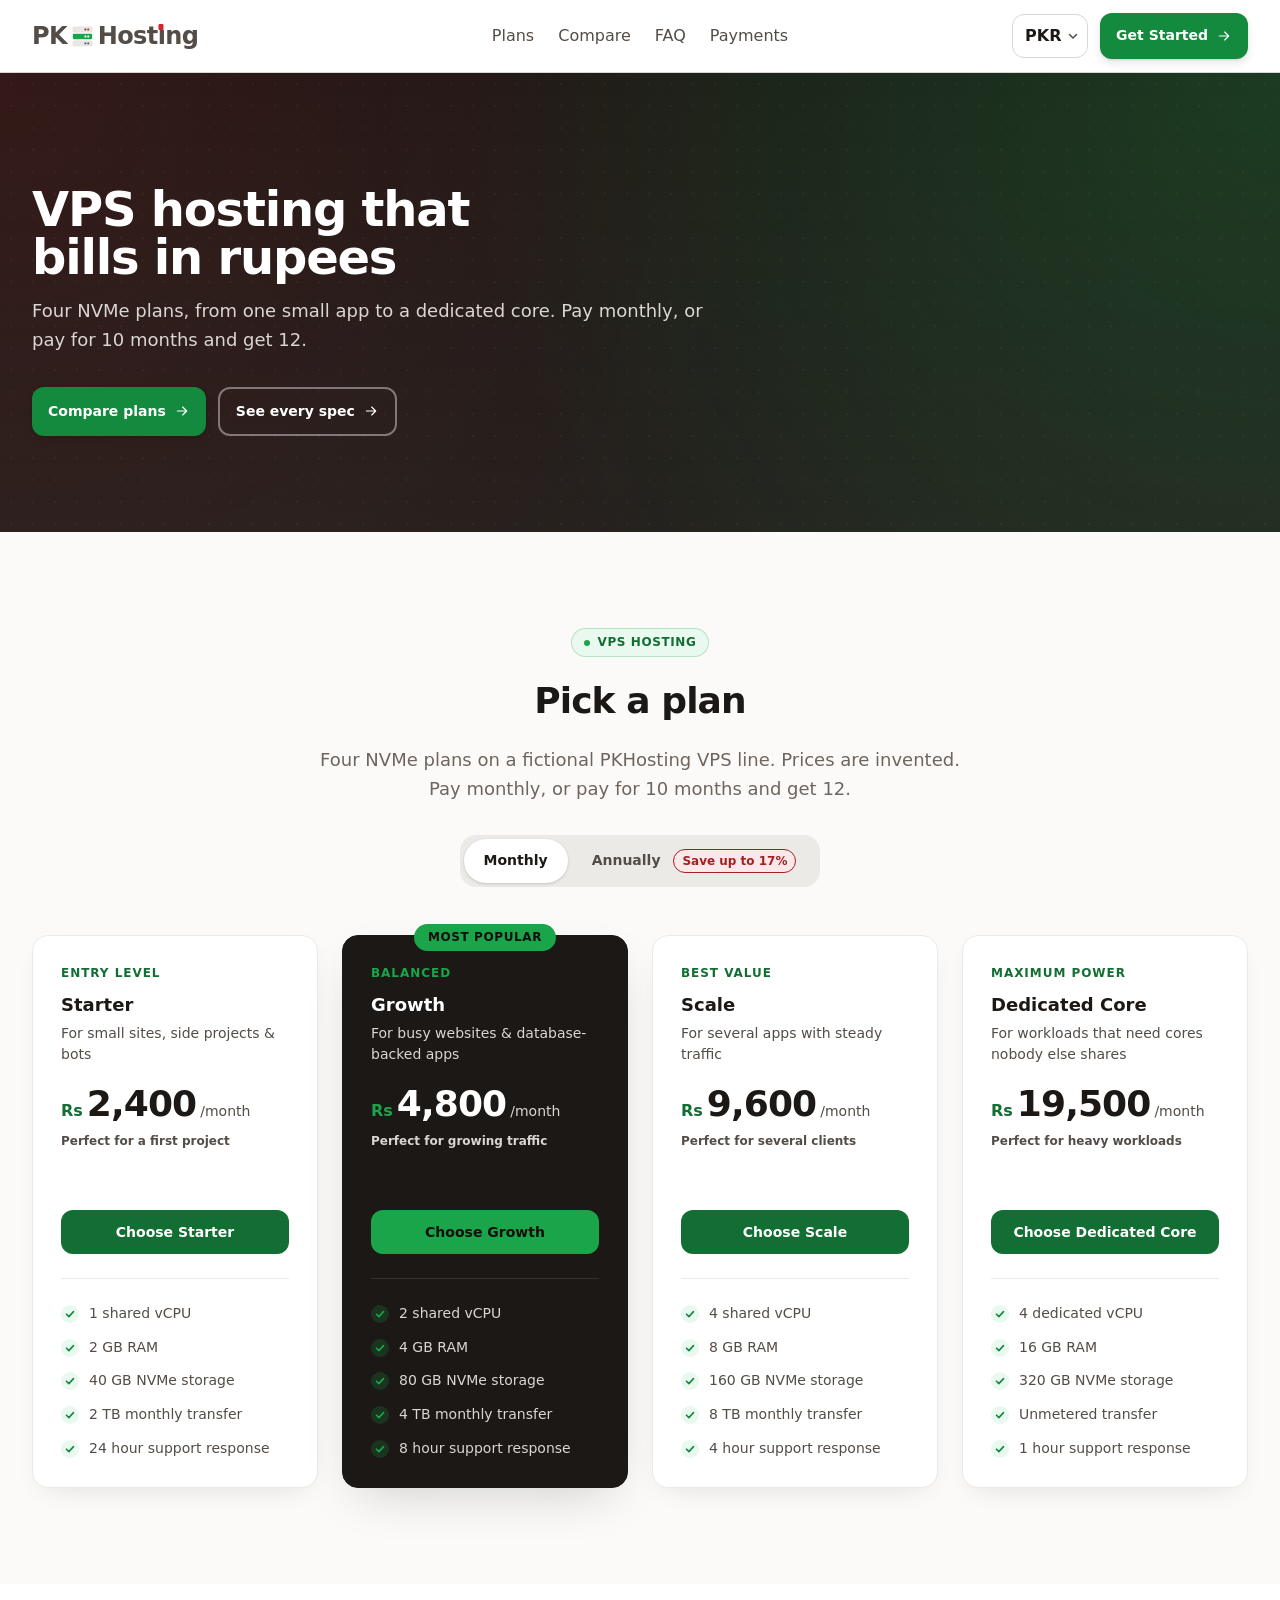
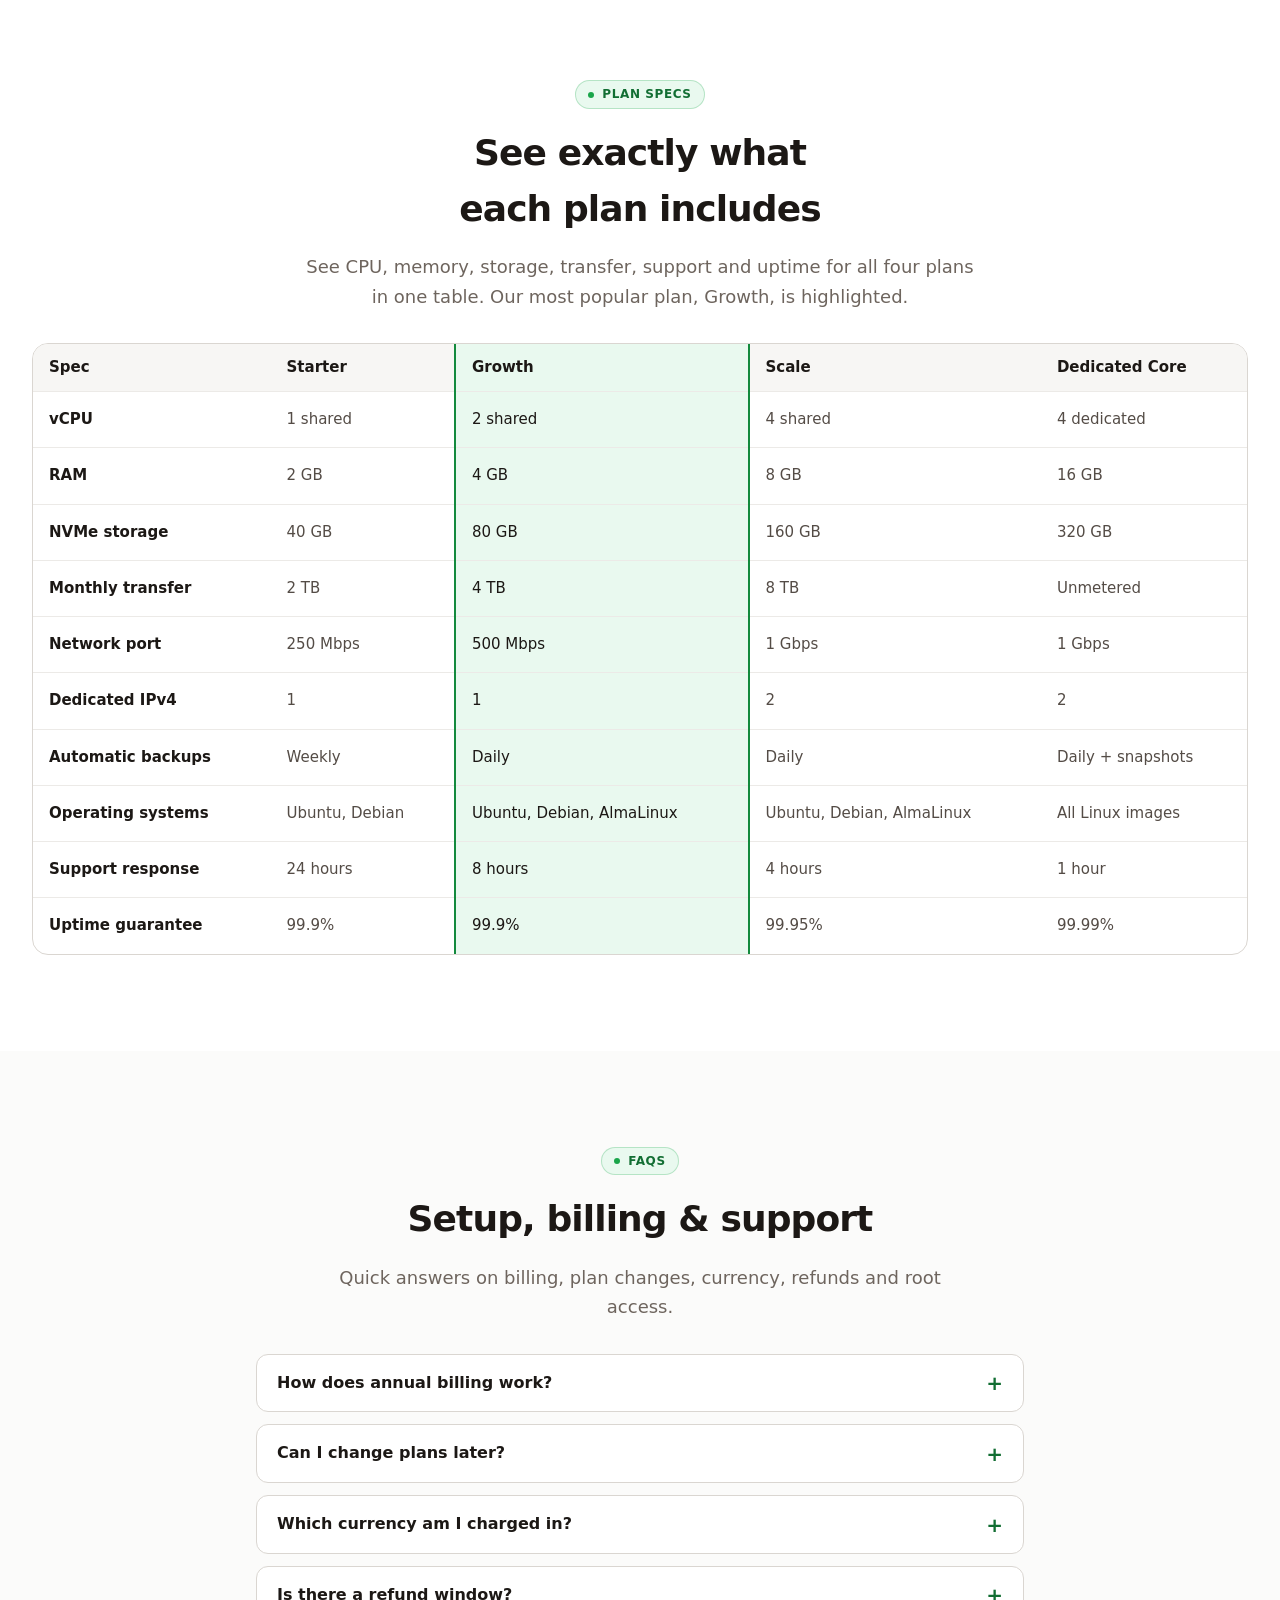
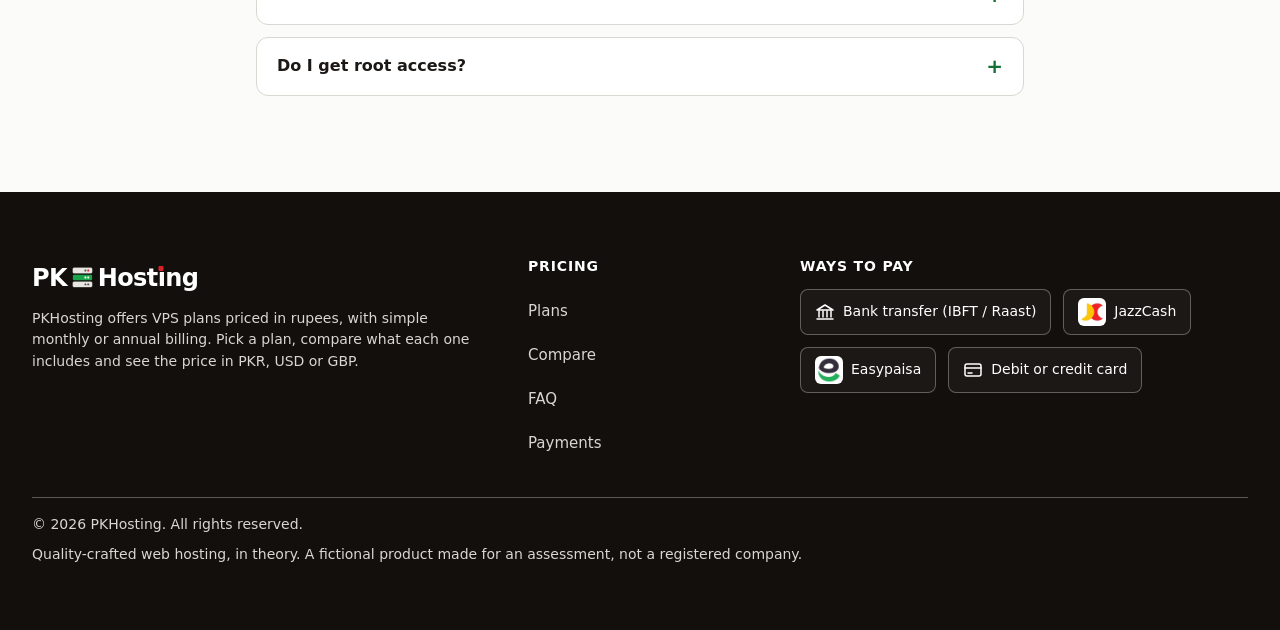
<file: index.html>
<!DOCTYPE html>
<html lang="en">
<head>
  <meta charset="utf-8">
  <meta name="viewport" content="width=device-width, initial-scale=1">
  <title>PKHosting VPS Hosting</title>
  <meta name="description" content="Explore PKHosting VPS plans starting at Rs 2,400/month. Compare Starter, Growth, Scale and Dedicated Core hosting plans.">
  <!-- Runs before the stylesheet loads so the CSS knows JS is on and nothing flashes -->
  <script>document.documentElement.classList.add("js");</script>
  <link rel="stylesheet" href="css/style.css">
</head>
<body id="top">
  <a class="skip" href="#main">Skip to main content</a>

  <header class="site-header">
    <div class="container site-header-inner">
      <a class="brand" href="#top" aria-label="PK Host&#305;ng">
        <span class="brand-text" aria-hidden="true">PK</span>
        <svg class="brand-icon" viewBox="0 0 44 44" aria-hidden="true" focusable="false">
          <rect x="5" y="5" width="34" height="9.5" rx="2.2" fill="#e9e7e4" stroke="#d7d4d0" stroke-width="0.6"/>
          <rect x="25.5" y="8" width="3.4" height="3.4" rx="0.8" fill="#57514d"/>
          <rect x="30.5" y="8" width="3.4" height="3.4" rx="0.8" fill="#d8232a"/>
          <rect x="5" y="17.25" width="34" height="9.5" rx="2.2" fill="#1aa54a"/>
          <rect x="25.5" y="20.25" width="3.4" height="3.4" rx="0.8" fill="#fff"/>
          <rect x="30.5" y="20.25" width="3.4" height="3.4" rx="0.8" fill="#fff"/>
          <rect x="5" y="29.5" width="34" height="9.5" rx="2.2" fill="#e9e7e4" stroke="#d7d4d0" stroke-width="0.6"/>
          <rect x="25.5" y="32.5" width="3.4" height="3.4" rx="0.8" fill="#57514d"/>
          <rect x="30.5" y="32.5" width="3.4" height="3.4" rx="0.8" fill="#57514d"/>
        </svg>
        <span class="brand-text" aria-hidden="true">Host<span class="brand-i">&#305;</span>ng</span>
      </a>
      <label class="sr-only" for="currency">Currency</label>
      <select class="currency-select js-only" id="currency">
        <option value="PKR" data-country="PK" data-symbol="Rs">PKR</option>
        <option value="USD" data-country="US" data-symbol="$">USD</option>
        <option value="GBP" data-country="GB" data-symbol="£">GBP</option>
      </select>
      <button class="nav-toggle" type="button" aria-label="Menu" aria-expanded="false" aria-controls="site-nav">
        <svg class="nav-toggle-open" width="20" height="20" viewBox="0 0 20 20" aria-hidden="true" focusable="false">
          <path d="M3 5h14M3 10h14M3 15h14" fill="none" stroke="currentColor" stroke-width="2" stroke-linecap="round"/>
        </svg>
        <svg class="nav-toggle-close" width="20" height="20" viewBox="0 0 20 20" aria-hidden="true" focusable="false">
          <path d="M4 4l12 12M16 4L4 16" fill="none" stroke="currentColor" stroke-width="2" stroke-linecap="round"/>
        </svg>
      </button>
      <input class="nav-fallback-check sr-only" id="nav-fallback" type="checkbox" aria-label="Show navigation" aria-controls="site-nav">
      <label class="nav-fallback-toggle" for="nav-fallback">
        <svg class="nav-toggle-open" width="20" height="20" viewBox="0 0 20 20" aria-hidden="true" focusable="false">
          <path d="M3 5h14M3 10h14M3 15h14" fill="none" stroke="currentColor" stroke-width="2" stroke-linecap="round"/>
        </svg>
        <svg class="nav-toggle-close" width="20" height="20" viewBox="0 0 20 20" aria-hidden="true" focusable="false">
          <path d="M4 4l12 12M16 4L4 16" fill="none" stroke="currentColor" stroke-width="2" stroke-linecap="round"/>
        </svg>
      </label>
      <nav class="site-nav" id="site-nav" aria-label="Main">
        <div class="nav-list">
          <ul class="nav-links">
          <li><a class="nav-link" href="#plans">Plans</a></li>
          <li><a class="nav-link" href="#compare">Compare</a></li>
          <li><a class="nav-link" href="#faq">FAQ</a></li>
          <li><a class="nav-link" href="#payments">Payments</a></li>
          </ul>
          <div class="nav-cta"><a class="btn btn-primary" href="#plans">Get Started
            <svg class="btn-icon" viewBox="0 0 24 24" aria-hidden="true" focusable="false">
              <path d="M5 12h14M13 6l6 6-6 6" fill="none" stroke="currentColor" stroke-width="1.7" stroke-linecap="round" stroke-linejoin="round"/>
            </svg>
          </a></div>
        </div>
      </nav>
    </div>
  </header>

  <main id="main">
    <section class="hero" aria-labelledby="hero-title">
      <div class="container hero-inner">
        <h1 class="hero-title" id="hero-title">VPS hosting that bills in rupees</h1>
        <p class="hero-lead">Four NVMe plans, from one small app to a dedicated
        core. Pay monthly, or pay for 10 months and get 12.</p>
        <div class="hero-actions">
          <a class="btn btn-accent" href="#plans">Compare plans
            <svg class="btn-icon" viewBox="0 0 24 24" aria-hidden="true" focusable="false">
              <path d="M5 12h14M13 6l6 6-6 6" fill="none" stroke="currentColor" stroke-width="1.7" stroke-linecap="round" stroke-linejoin="round"/>
            </svg>
          </a>
          <a class="btn btn-outline" href="#compare">See every spec
            <svg class="btn-icon" viewBox="0 0 24 24" aria-hidden="true" focusable="false">
              <path d="M5 12h14M13 6l6 6-6 6" fill="none" stroke="currentColor" stroke-width="1.7" stroke-linecap="round" stroke-linejoin="round"/>
            </svg>
          </a>
        </div>
      </div>
    </section>

    <section class="plans" id="plans" aria-labelledby="plans-h">
      <div class="container">
        <div class="section-intro">
          <p class="eyebrow">VPS hosting</p>
          <h2 class="section-title" id="plans-h">Pick a plan</h2>
          <p class="section-lead">Four NVMe plans on a fictional PKHosting VPS line.
          Prices are invented. Pay monthly, or pay for 10 months and get 12.</p>
        </div>

        <!-- Hidden without JS, because the buttons need JS to do anything -->
        <div class="controls js-only">
          <div class="toggle" role="group" aria-label="Billing period">
            <button type="button" data-period="monthly" aria-pressed="true">Monthly</button>
            <button type="button" data-period="annual" aria-pressed="false">Annually <span class="chip"></span></button>
          </div>
        </div>

        <p id="status" class="sr-only" role="status"></p>

        <div class="cards">
          <article class="card" data-monthly="2400" data-note="Perfect for a first project" aria-labelledby="plan-starter">
            <p class="card-tag">Entry level</p>
            <h3 class="card-title" id="plan-starter">Starter</h3>
            <p class="card-desc">For small sites, side projects &amp; bots</p>
            <p class="price"><span class="currency">Rs</span><span class="amount">2,400</span><span class="per">/month</span></p>
            <p class="billed">Perfect for a first project</p>
            <button type="button" class="btn btn-card">Choose Starter</button>
            <hr class="divider">
            <ul class="features">
              <li>1 shared vCPU</li>
              <li>2 GB RAM</li>
              <li>40 GB NVMe storage</li>
              <li>2 TB monthly transfer</li>
              <li>24 hour support response</li>
            </ul>
          </article>

          <article class="card card-featured" data-monthly="4800" data-note="Perfect for growing traffic" aria-labelledby="plan-growth">
            <p class="ribbon">Most popular</p>
            <p class="card-tag">Balanced</p>
            <h3 class="card-title" id="plan-growth">Growth</h3>
            <p class="card-desc">For busy websites &amp; database-backed apps</p>
            <p class="price"><span class="currency">Rs</span><span class="amount">4,800</span><span class="per">/month</span></p>
            <p class="billed">Perfect for growing traffic</p>
            <button type="button" class="btn btn-card">Choose Growth</button>
            <hr class="divider">
            <ul class="features">
              <li>2 shared vCPU</li>
              <li>4 GB RAM</li>
              <li>80 GB NVMe storage</li>
              <li>4 TB monthly transfer</li>
              <li>8 hour support response</li>
            </ul>
          </article>

          <article class="card" data-monthly="9600" data-note="Perfect for several clients" aria-labelledby="plan-scale">
            <p class="card-tag">Best value</p>
            <h3 class="card-title" id="plan-scale">Scale</h3>
            <p class="card-desc">For several apps with steady traffic</p>
            <p class="price"><span class="currency">Rs</span><span class="amount">9,600</span><span class="per">/month</span></p>
            <p class="billed">Perfect for several clients</p>
            <button type="button" class="btn btn-card">Choose Scale</button>
            <hr class="divider">
            <ul class="features">
              <li>4 shared vCPU</li>
              <li>8 GB RAM</li>
              <li>160 GB NVMe storage</li>
              <li>8 TB monthly transfer</li>
              <li>4 hour support response</li>
            </ul>
          </article>

          <article class="card" data-monthly="19500" data-note="Perfect for heavy workloads" aria-labelledby="plan-dedicated">
            <p class="card-tag">Maximum power</p>
            <h3 class="card-title" id="plan-dedicated">Dedicated Core</h3>
            <p class="card-desc">For workloads that need cores nobody else shares</p>
            <p class="price"><span class="currency">Rs</span><span class="amount">19,500</span><span class="per">/month</span></p>
            <p class="billed">Perfect for heavy workloads</p>
            <button type="button" class="btn btn-card">Choose Dedicated Core</button>
            <hr class="divider">
            <ul class="features">
              <li>4 dedicated vCPU</li>
              <li>16 GB RAM</li>
              <li>320 GB NVMe storage</li>
              <li>Unmetered transfer</li>
              <li>1 hour support response</li>
            </ul>
          </article>
        </div>
      </div>
    </section>

    <section class="compare" id="compare" aria-labelledby="compare-h">
      <div class="container">
        <div class="section-intro">
          <p class="eyebrow">Plan specs</p>
          <h2 class="section-title" id="compare-h">See exactly what each plan includes</h2>
          <p class="section-lead">See CPU, memory, storage, transfer, support and
          uptime for all four plans in one table. Our most popular plan, Growth,
          is highlighted.</p>
        </div>

        <p class="scroll-hint">Scroll sideways to see every plan.</p>

        <!-- Focusable so keyboard users can scroll the table with the arrow keys -->
        <div class="table-scroll" role="region" aria-labelledby="compare-h" tabindex="0">
          <table class="table">
            <caption class="sr-only">VPS plan specifications</caption>
            <thead>
              <tr>
                <th scope="col">Spec</th>
                <th scope="col">Starter</th>
                <th scope="col" class="col-featured">Growth</th>
                <th scope="col">Scale</th>
                <th scope="col">Dedicated Core</th>
              </tr>
            </thead>
            <tbody>
              <tr>
                <th scope="row">vCPU</th>
                <td>1 shared</td>
                <td class="col-featured">2 shared</td>
                <td>4 shared</td>
                <td>4 dedicated</td>
              </tr>
              <tr>
                <th scope="row">RAM</th>
                <td>2 GB</td>
                <td class="col-featured">4 GB</td>
                <td>8 GB</td>
                <td>16 GB</td>
              </tr>
              <tr>
                <th scope="row">NVMe storage</th>
                <td>40 GB</td>
                <td class="col-featured">80 GB</td>
                <td>160 GB</td>
                <td>320 GB</td>
              </tr>
              <tr>
                <th scope="row">Monthly transfer</th>
                <td>2 TB</td>
                <td class="col-featured">4 TB</td>
                <td>8 TB</td>
                <td>Unmetered</td>
              </tr>
              <tr>
                <th scope="row">Network port</th>
                <td>250 Mbps</td>
                <td class="col-featured">500 Mbps</td>
                <td>1 Gbps</td>
                <td>1 Gbps</td>
              </tr>
              <tr>
                <th scope="row">Dedicated IPv4</th>
                <td>1</td>
                <td class="col-featured">1</td>
                <td>2</td>
                <td>2</td>
              </tr>
              <tr>
                <th scope="row">Automatic backups</th>
                <td>Weekly</td>
                <td class="col-featured">Daily</td>
                <td>Daily</td>
                <td>Daily + snapshots</td>
              </tr>
              <tr>
                <th scope="row">Operating systems</th>
                <td>Ubuntu, Debian</td>
                <td class="col-featured">Ubuntu, Debian, AlmaLinux</td>
                <td>Ubuntu, Debian, AlmaLinux</td>
                <td>All Linux images</td>
              </tr>
              <tr>
                <th scope="row">Support response</th>
                <td>24 hours</td>
                <td class="col-featured">8 hours</td>
                <td>4 hours</td>
                <td>1 hour</td>
              </tr>
              <tr>
                <th scope="row">Uptime guarantee</th>
                <td>99.9%</td>
                <td class="col-featured">99.9%</td>
                <td>99.95%</td>
                <td>99.99%</td>
              </tr>
            </tbody>
          </table>
        </div>
      </div>
    </section>

    <section class="faq" id="faq" aria-labelledby="faq-h">
      <div class="container">
        <div class="section-intro">
          <p class="eyebrow">FAQs</p>
          <h2 class="section-title" id="faq-h">Setup, billing &amp; support</h2>
          <p class="section-lead">Quick answers on billing, plan changes, currency,
          refunds and root access.</p>
        </div>

        <!-- Native details/summary: the browser handles open, close and keyboard -->
        <div class="faq-list">
          <details class="faq-item">
            <summary>How does annual billing work?</summary>
            <p>You pay for 10 months and get 12. The per-month price on the card is the yearly total divided by 12.</p>
          </details>
          <details class="faq-item">
            <summary>Can I change plans later?</summary>
            <p>Moving up is allowed any time, and the unused part of the current period is credited. This is a demo, so there is no real account.</p>
          </details>
          <details class="faq-item">
            <summary>Which currency am I charged in?</summary>
            <p>Prices are set in rupees. USD and GBP are shown for reference at fixed rates, not live rates.</p>
          </details>
          <details class="faq-item">
            <summary>Is there a refund window?</summary>
            <p>Monthly plans can be cancelled before the next renewal. Annual plans have a 7-day refund window.</p>
          </details>
          <details class="faq-item">
            <summary>Do I get root access?</summary>
            <p>Yes, on every plan, with your choice of Linux image.</p>
          </details>
        </div>
      </div>
    </section>
  </main>

  <footer class="site-footer">
    <div class="container">
      <div class="footer-grid">
      <div class="footer-brand">
        <!-- Same wordmark as the header, but a span: it is not a link, so no tab stop -->
        <span class="brand brand-light" role="img" aria-label="PK Hosting">
          <span class="brand-text" aria-hidden="true">PK</span>
          <svg class="brand-icon" viewBox="0 0 44 44" aria-hidden="true" focusable="false">
            <rect x="5" y="5" width="34" height="9.5" rx="2.2" fill="#e9e7e4" stroke="#d7d4d0" stroke-width="0.6"/>
            <rect x="25.5" y="8" width="3.4" height="3.4" rx="0.8" fill="#57514d"/>
            <rect x="30.5" y="8" width="3.4" height="3.4" rx="0.8" fill="#d8232a"/>
            <rect x="5" y="17.25" width="34" height="9.5" rx="2.2" fill="#1aa54a"/>
            <rect x="25.5" y="20.25" width="3.4" height="3.4" rx="0.8" fill="#fff"/>
            <rect x="30.5" y="20.25" width="3.4" height="3.4" rx="0.8" fill="#fff"/>
            <rect x="5" y="29.5" width="34" height="9.5" rx="2.2" fill="#e9e7e4" stroke="#d7d4d0" stroke-width="0.6"/>
            <rect x="25.5" y="32.5" width="3.4" height="3.4" rx="0.8" fill="#57514d"/>
            <rect x="30.5" y="32.5" width="3.4" height="3.4" rx="0.8" fill="#57514d"/>
          </svg>
          <span class="brand-text" aria-hidden="true">Host<span class="brand-i">&#305;</span>ng</span>
        </span>
        <p class="footer-tagline">PKHosting offers VPS plans priced in rupees, with simple monthly or annual billing. Pick a plan, compare what each one includes and see the price in PKR, USD or GBP.</p>
      </div>

      <!-- Real links to sections that exist on this page -->
      <nav class="footer-nav" aria-labelledby="footer-nav-h">
        <h2 class="footer-heading" id="footer-nav-h">Pricing</h2>
        <ul class="footer-links">
          <li><a class="footer-link" href="#plans">Plans</a></li>
          <li><a class="footer-link" href="#compare">Compare</a></li>
          <li><a class="footer-link" href="#faq">FAQ</a></li>
          <li><a class="footer-link" href="#payments">Payments</a></li>
        </ul>
      </nav>

      <section class="payments" id="payments" aria-labelledby="payments-h">
        <h2 class="footer-heading" id="payments-h">Ways to pay</h2>
        <!-- Plain text chips, not links or buttons. The icons are decorative. -->
        <ul class="pay-list">
          <li class="pay-item">
            <svg class="pay-icon" width="20" height="20" viewBox="0 0 20 20" fill="none" stroke="currentColor" stroke-width="1.5" stroke-linecap="round" stroke-linejoin="round" aria-hidden="true" focusable="false">
              <path d="M2 8 10 3l8 5z"/>
              <path d="M4 9v6M8 9v6M12 9v6M16 9v6M2 17h16"/>
            </svg>
            Bank transfer (IBFT / Raast)
          </li>
          <li class="pay-item">
            <img class="pay-logo" src="assets/jazzcash-com-pk-logo.png" alt="" width="28" height="28">
            JazzCash
          </li>
          <li class="pay-item">
            <img class="pay-logo" src="assets/easypaisa-com-pk-logo.png" alt="" width="28" height="28">
            Easypaisa
          </li>
          <li class="pay-item">
            <svg class="pay-icon" width="20" height="20" viewBox="0 0 20 20" fill="none" stroke="currentColor" stroke-width="1.5" stroke-linecap="round" stroke-linejoin="round" aria-hidden="true" focusable="false">
              <rect x="2" y="4" width="16" height="12" rx="2"/>
              <path d="M2 8h16M5 13h4"/>
            </svg>
            Debit or credit card
          </li>
        </ul>
      </section>
      </div>

      <div class="footer-bottom">
        <p class="footer-legal">&copy; 2026 PKHosting. All rights reserved.</p>
        <p class="footer-legal">Quality-crafted web hosting, in theory. A fictional product made for an assessment, not a registered company.</p>
      </div>
    </div>
  </footer>
  <script src="js/pricing.js"></script>
  <script src="js/app.js"></script>
</body>
</html>
</file>
<file: css/style.css>
/* ---------- Tokens ---------- */
:root {
  /* Brand palette (12 tokens) */
  --brand-50: #e9f9ef;
  --brand-500: #1aa54a;
  --brand-600: #138a3d;
  --brand-700: #126e33;
  --ink-50: #f7f6f4;
  --ink-100: #eceae7;
  --ink-200: #dad6d1;
  --ink-500: #6e655e;
  --ink-600: #544c46;
  --ink-900: #1c1815;
  --ink-950: #120f0d;
  --accent-500: #d8232a;

  /* Not part of the palette: a blue focus ring is the one colour that
     reaches 3:1 on both white (3.68) and the dark hero (4.79). */
  --focus-ring: #3b82f6;

  --font-body: system-ui, "Segoe UI", Roboto, Arial, sans-serif;

  --space-1: 4px;
  --space-2: 8px;
  --space-3: 12px;
  --space-4: 16px;
  --space-5: 24px;
  --space-6: 32px;
  --space-7: 48px;
  --space-8: 64px;

  --text-sm: 0.875rem;
  --text-md: 0.9375rem;
  --text-base: 1rem;
  --text-lg: 1.125rem;

  --radius-sm: 8px;
  --radius-md: 12px;
  --radius-lg: 16px;

  --container: 80rem;

  /* Fixed so the mobile drawer knows how much room the header takes */
  --header-h: 72px;
  /* Pinned header + 1px border, plus a little room so anchored headings do
     not touch it. */
  --header-offset: 5rem;
}

/* ---------- Reset ---------- */
*,
*::before,
*::after {
  box-sizing: border-box;
}

body {
  margin: 0;
  font-family: var(--font-body);
  color: var(--ink-600);
  background: #fff;
  line-height: 1.55;
}

img {
  max-width: 100%;
}

/* ---------- Focus ---------- */
:focus-visible {
  outline: 3px solid var(--focus-ring);
  outline-offset: 2px;
}

/* ---------- Layout helpers ---------- */
.container {
  max-width: var(--container);
  margin: 0 auto;
  padding: 0 var(--space-4);
}

.sr-only {
  position: absolute;
  width: 1px;
  height: 1px;
  padding: 0;
  margin: -1px;
  overflow: hidden;
  clip: rect(0, 0, 0, 0);
  white-space: nowrap;
  border: 0;
}

/* Hidden off-screen until a keyboard user tabs to it */
.skip {
  position: absolute;
  left: var(--space-4);
  top: -100px;
  z-index: 100;
  padding: var(--space-3) var(--space-4);
  background: var(--ink-900);
  color: #fff;
  border-radius: var(--radius-sm);
}

.skip:focus {
  top: var(--space-2);
}

/* ---------- Buttons ---------- */
.btn {
  display: inline-flex;
  align-items: center;
  justify-content: center;
  gap: var(--space-2);
  min-height: 44px;
  padding: 12px 16px;
  border-radius: var(--radius-md);
  font-size: 0.875rem;
  font-weight: 700;
  white-space: nowrap;
  text-decoration: none;
  box-shadow: 0 1px 2px rgba(18, 15, 13, 0.12), 0 4px 10px rgba(18, 15, 13, 0.1);
  transition: background-color 0.15s;
}

/* brand-600 to match the reference button. It is about 4.4:1 with white text,
   just under 4.5:1, so brand-700 is the safe choice if a checker flags it. */
.btn-primary {
  background: var(--brand-600);
  color: #fff;
}

.btn-primary:hover {
  background: var(--brand-700);
}

/* Inherits the text colour through currentColor; 1rem matches the 14px label */
.btn-icon {
  width: 1rem;
  height: 1rem;
  flex-shrink: 0;
}

/* Same green and white text as .btn-primary. brand-500 can't hold white text
   (about 3:1), so the hero button uses brand-600 too. */
.btn-accent {
  background: var(--brand-600);
  color: #fff;
}

.btn-accent:hover {
  background: var(--brand-700);
}

/* The 40% white border is about 3.8:1 on plain ink-900, so it stays visible */
.btn-outline {
  background: transparent;
  color: #fff;
  border: 2px solid rgba(255, 255, 255, 0.4);
  /* A shadow is invisible on the dark hero and just looks muddy */
  box-shadow: none;
}

.btn-outline:hover {
  background: rgba(255, 255, 255, 0.1);
}

/* ---------- Hero ---------- */
/* Everything is gradients, so there is no image to load and no layout shift.
   Layers run top to bottom: green glow, red glow, slight lightening toward
   the bottom, then the ink-900 base. */
.hero {
  position: relative;
  overflow: hidden;
  padding: var(--space-8) 0;
  color: #fff;
  background:
    radial-gradient(circle at 100% 0%, rgba(26, 165, 74, 0.25), transparent 60%),
    radial-gradient(circle at 0% 0%, rgba(216, 35, 42, 0.12), transparent 58%),
    linear-gradient(to bottom, transparent, rgba(255, 255, 255, 0.04)),
    var(--ink-900);
}

/* Faint dot grid, drawn behind the content */
.hero::before {
  content: "";
  position: absolute;
  inset: 0;
  background-image: radial-gradient(rgba(255, 255, 255, 0.06) 1px, transparent 1px);
  background-size: 22px 22px;
  opacity: 0.6;
  pointer-events: none;
}

/* Lifts the text above the dot grid */
.hero-inner {
  position: relative;
}

/* Weight is 700, not 800: system fonts render 800 heavier than the reference font */
.hero-title {
  max-width: 48rem;
  margin: var(--space-4) 0 0;
  font-size: 1.875rem;
  font-weight: 700;
  letter-spacing: -0.025em;
  line-height: 1.2;
  text-wrap: balance;
}

.hero-lead {
  max-width: 42rem;
  margin: var(--space-4) 0 0;
  color: var(--ink-200);
  font-size: 1.125rem;
  line-height: 1.6;
}

.hero-actions {
  display: flex;
  flex-wrap: wrap;
  gap: var(--space-3);
  margin-top: var(--space-6);
}

/* ---------- Site header ---------- */
.site-header {
  background: #fff;
  border-bottom: 1px solid var(--ink-200);
}

/* Mobile: brand on row 1, nav wraps onto row 2 */
.site-header-inner {
  display: flex;
  flex-wrap: wrap;
  align-items: center;
  gap: var(--space-2) var(--space-3);
  min-height: var(--header-h);
  padding-top: var(--space-3);
  padding-bottom: var(--space-3);
}

/* Hamburger layout: select left, brand centred, button right. Equal outer
   columns keep the brand in the true centre. The drawer is position: absolute,
   so it takes no grid cell. Without JS none of this applies. */
.js .site-header-inner {
  display: grid;
  grid-template-columns: 1fr auto 1fr;
}

/* Header stays pinned while the drawer is open, so the close button is
   always reachable. Without JS there is no drawer, so no need to pin it
   (see the 768px rule). */
.js .site-header {
  position: sticky;
  top: 0;
  z-index: 50;
}

/* Glass look once the page has scrolled. Only colour, blur and shadow change,
   so the header height stays the same and nothing shifts. */
.site-header.is-scrolled {
  background: rgba(255, 255, 255, 0.75);
  -webkit-backdrop-filter: blur(12px);
  backdrop-filter: blur(12px);
  box-shadow: 0 4px 16px rgba(18, 15, 13, 0.08);
}

/* Without blur support, a see-through header would let text show through
   and hurt readability, so stay almost solid */
@supports not ((backdrop-filter: blur(1px)) or (-webkit-backdrop-filter: blur(1px))) {
  .site-header.is-scrolled {
    background: rgba(255, 255, 255, 0.95);
  }
}

@media (prefers-reduced-motion: no-preference) {
  .site-header {
    transition: background-color 0.2s, box-shadow 0.2s;
  }
}

.js {
  scroll-padding-top: var(--header-offset);
}

/* The main row is always on screen. Without this, the scroll padding above
   makes the browser think a focused header control is hidden and scroll the
   page up. */
.site-header-inner :focus {
  scroll-margin-top: calc(-1 * var(--header-offset));
}

/* The JS button and CSS-only label share the same appearance. */
.nav-toggle,
.nav-fallback-toggle {
  display: none;
  align-items: center;
  justify-content: center;
  /* Slightly smaller on phones, full 44px tap target from 640px */
  width: 40px;
  height: 40px;
  padding: 0;
  border: 1px solid var(--ink-200);
  border-radius: var(--radius-md);
  background: #fff;
  color: var(--ink-900);
  cursor: pointer;
}

@media (min-width: 640px) {
  .nav-toggle,
  .nav-fallback-toggle {
    width: 44px;
    height: 44px;
  }
}

.js .nav-toggle {
  display: inline-flex;
  justify-self: end;
}

.nav-fallback-toggle {
  display: inline-flex;
  flex-shrink: 0;
}

.js .nav-fallback-check,
.js .nav-fallback-toggle {
  display: none;
}

.nav-fallback-check:focus-visible + .nav-fallback-toggle {
  outline: 3px solid var(--focus-ring);
  outline-offset: 2px;
}

.nav-fallback-check:checked + .nav-fallback-toggle .nav-toggle-open {
  display: none;
}

.nav-fallback-check:checked + .nav-fallback-toggle .nav-toggle-close {
  display: block;
}

/* One button, two icons: aria-expanded decides which one shows */
.nav-toggle-close,
.nav-toggle[aria-expanded="true"] .nav-toggle-open {
  display: none;
}

.nav-toggle[aria-expanded="true"] .nav-toggle-close {
  display: block;
}

/* Stops the page behind the drawer from scrolling */
.nav-open {
  overflow: hidden;
}

/* Give the fallback links their own row, with room to wrap on small screens. */
.site-nav {
  display: none;
  flex-basis: 100%;
  min-width: 0;
}

.nav-fallback-check:checked ~ .site-nav {
  display: block;
}

/* Mobile drawer: a full-height panel under the header, hidden until opened */
.js .site-nav {
  display: none;
  position: absolute;
  top: 100%;
  left: 0;
  right: 0;
  height: calc(100vh - var(--header-h));
  height: calc(100dvh - var(--header-h));
  overflow-y: auto;
  padding: 0 var(--space-4);
  background: #fff;
}

.js .site-nav.is-open {
  display: block;
}

/* ink-600 is a touch softer than ink-900 and still far above 4.5:1 on white */
.brand {
  display: inline-flex;
  align-items: center;
  /* Keeps the tap target at 44px even though the text line is shorter */
  min-height: 44px;
  /* Smaller on phones so it fits between the select and the menu button */
  font-size: 1.25rem;
  font-weight: 800;
  line-height: 1;
  letter-spacing: -0.025em;
  color: var(--ink-600);
  text-decoration: none;
}

@media (min-width: 640px) {
  .brand {
    font-size: 1.5rem;
  }
}

/* Everything is sized in em so the icon and the dot scale with the text */
.brand-icon {
  width: 1.04em;
  height: 1.04em;
  margin: 0 0.12em;
  flex-shrink: 0;
}

.brand-i {
  position: relative;
  display: inline-block;
}

/* The text uses a dotless i, so this square is the only dot. The red comes
   from the accent token to match the red light on the server icon. */
.brand-i::after {
  content: "";
  position: absolute;
  left: 50%;
  top: 0.02em;
  width: 0.21em;
  height: 0.21em;
  border-radius: 0.045em;
  background: var(--accent-500);
  transform: translateX(-50%);
}

.nav-list {
  display: flex;
  flex-wrap: wrap;
  align-items: center;
  gap: var(--space-1) var(--space-4);
  margin: 0;
  padding: 0;
  list-style: none;
}

.nav-links {
  display: contents;
  margin: 0;
  padding: 0;
  list-style: none;
}

/* Drawer: one link per row with a divider, like a stacked list */
.js .nav-list {
  flex-direction: column;
  align-items: stretch;
  gap: 0;
}

.js .nav-list li {
  border-bottom: 1px solid var(--ink-100);
}

/* Padding, not a fixed height, so the link still grows with zoomed text */
.nav-link {
  display: inline-flex;
  align-items: center;
  min-height: 44px;
  padding: 0 var(--space-1);
  color: var(--ink-600);
  font-weight: 500;
  text-decoration: none;
}

.js .nav-link {
  display: flex;
  min-height: 56px;
  padding: 0;
  font-weight: 600;
  color: var(--ink-900);
}

.nav-link:hover,
.nav-link[aria-current] {
  color: var(--ink-900);
  text-decoration: underline;
}

/* The call-to-action row gets space around the button instead of a divider */
.js .nav-cta {
  display: flex;
  align-items: center;
  gap: var(--space-3);
  padding: var(--space-4) 0;
  border-bottom: 0;
}

@media (min-width: 768px) {
  /* Without JS there is no drawer, so pin the header only where one row fits */
  .site-header {
    position: sticky;
    top: 0;
    z-index: 50;
  }

  html {
    scroll-padding-top: var(--header-offset);
  }
}

/* Keeps the drawer links lined up with the brand. Placed before the 1200px
   block so that block can still reset the padding. */
@media (min-width: 640px) {
  .js .site-nav {
    padding: 0 var(--space-5);
  }
}

/* From here the links fit in one row, so the drawer turns back into a
   normal inline nav. Every rule below undoes a drawer rule above.
   1200px, not 1024px: a 1024px laptop keeps the hamburger, like the
   reference. js/app.js uses the same number. */
@media (min-width: 1200px) {
  .site-header-inner,
  .js .site-header-inner {
    display: flex;
    flex-wrap: nowrap;
  }

  .nav-fallback-check,
  .nav-fallback-toggle,
  .js .nav-toggle {
    display: none;
  }

  /* The nav takes all the space after the brand... */
  .site-nav,
  .js .site-nav {
    display: block;
    position: static;
    flex: 1;
    height: auto;
    overflow: visible;
    padding: 0;
    background: none;
  }

  .js .nav-list {
    flex-direction: row;
    flex-wrap: nowrap;
    align-items: center;
    gap: var(--space-1) var(--space-4);
  }

  .js .nav-list li,
  .js .nav-cta {
    padding: 0;
    border-bottom: 0;
  }

  .js .nav-link {
    display: inline-flex;
    min-height: 44px;
    padding: 0 var(--space-1);
    font-weight: 500;
    color: var(--ink-600);
  }

  /* Centre the links independently of the different widths on either side. */
  .site-header-inner {
    position: relative;
  }

  .nav-links {
    display: flex;
    align-items: center;
    gap: var(--space-4);
    position: absolute;
    left: 50%;
    transform: translateX(-50%);
  }

  .js .nav-cta {
    margin-left: auto;
  }

  /* Share the desktop flex row so the fallback CTA sits at the right. */
  html:not(.js) .site-nav,
  html:not(.js) .nav-list {
    display: contents;
  }

  html:not(.js) .nav-cta {
    order: 2;
    margin-left: auto;
  }
}

@media (min-width: 768px) {
  .hero {
    padding: 96px 0;
  }
}

@media (min-width: 640px) {
  .container {
    padding: 0 var(--space-5);
  }

  .hero-title {
    font-size: 2.25rem;
    line-height: 1.111;
  }
}

@media (min-width: 1024px) {
  .container {
    padding: 0 var(--space-6);
  }

  .hero-title {
    font-size: 3rem;
    line-height: 1;
  }
}

/* ---------- Plans ---------- */
.plans {
  padding: var(--space-8) 0;
  /* 50% ink-50 over white, as in the reference */
  background: rgba(247, 246, 244, 0.5);
}

.section-intro {
  max-width: 42rem;
  margin: 0 auto;
  text-align: center;
}

/* Small pill above the heading. brand-700 on brand-50 is about 5.8:1 */
.eyebrow {
  display: inline-flex;
  align-items: center;
  gap: var(--space-2);
  margin: 0;
  padding: var(--space-1) var(--space-3);
  border: 1px solid rgba(26, 165, 74, 0.25);
  border-radius: 999px;
  background: var(--brand-50);
  color: var(--brand-700);
  font-size: 0.75rem;
  font-weight: 700;
  letter-spacing: 0.05em;
  text-transform: uppercase;
}

.eyebrow::before {
  content: "";
  width: 6px;
  height: 6px;
  border-radius: 50%;
  background: var(--brand-500);
}

.section-title {
  margin: var(--space-4) 0 0;
  color: var(--ink-900);
  font-size: 1.875rem;
  font-weight: 700;
  letter-spacing: -0.025em;
  text-wrap: balance;
}

.section-lead {
  margin: var(--space-4) 0 0;
  color: var(--ink-500);
  font-size: var(--text-base);
  line-height: 1.625;
}

/* Without JS the controls would do nothing, so they stay hidden */
.js-only {
  display: none;
}

.js .js-only {
  display: flex;
}

/* Equal side columns keep the fallback logo centred while the menu is visible. */
@media (width < 1200px) {
  html:not(.js) .site-header-inner {
    display: grid;
    grid-template-columns: minmax(0, 1fr) auto minmax(0, 1fr);
  }

  html:not(.js) .brand {
    grid-column: 2;
    grid-row: 1;
  }

  .nav-fallback-toggle {
    grid-column: 3;
    grid-row: 1;
    justify-self: end;
  }

  html:not(.js) .site-nav {
    grid-column: 1 / -1;
    grid-row: 2;
  }
}

/* justify-self stops the grid from stretching it across its whole column */
.js .currency-select {
  display: inline-block;
  justify-self: start;
}

.currency-select {
  appearance: none;
  /* Same size as the menu button: 40px on phones, 44px from 640px */
  min-height: 40px;
  padding: 0 var(--space-5) 0 var(--space-3);
  border: 1px solid var(--ink-200);
  border-radius: var(--radius-md);
  background: #fff url("data:image/svg+xml,%3Csvg xmlns='http://www.w3.org/2000/svg' viewBox='0 0 12 12'%3E%3Cpath d='M2.5 4.5 6 8l3.5-3.5' fill='none' stroke='%23544c46' stroke-width='1.5' stroke-linecap='round' stroke-linejoin='round'/%3E%3C/svg%3E") no-repeat right var(--space-2) center / 12px 12px;
  color: var(--ink-900);
  font: inherit;
  font-size: var(--text-sm);
  font-weight: 600;
  cursor: pointer;
}

@media (min-width: 640px) {
  .currency-select {
    min-height: 44px;
    font-size: var(--text-base);
  }
}

.currency-select:hover {
  border-color: var(--ink-500);
}

/* Newer Chrome and Edge let CSS style the opened list of a real <select>.
   Other browsers skip this whole block and keep their normal dropdown, so
   the control still works everywhere. The country code and symbol come from
   data attributes on each <option> in the HTML. */
@supports (appearance: base-select) {
  .currency-select,
  .currency-select::picker(select) {
    appearance: base-select;
  }

  /* The browser draws its own arrow now, so drop the data-URI chevron */
  /* The button becomes a flex box in this mode, and its content sits at the
     top unless it is centred */
  /* A flex box keeps the name and the arrow on one row in both layouts. */
  .js .currency-select {
    display: inline-flex;
    align-items: center;
    gap: var(--space-2);
    padding: 0 var(--space-3);
    background-image: none;
  }

  .currency-select::picker-icon {
    color: var(--ink-600);
    transition: rotate 150ms;
  }

  .currency-select:open::picker-icon {
    rotate: 180deg;
  }

  .currency-select::picker(select) {
    min-width: 11rem;
    margin-top: var(--space-2);
    padding: var(--space-2);
    border: 1px solid var(--ink-200);
    border-radius: var(--radius-lg);
    background: #fff;
    box-shadow: 0 8px 24px rgb(18 15 13 / 0.2);
  }

  .currency-select option {
    display: flex;
    align-items: center;
    gap: var(--space-3);
    min-height: 32px;
    padding: 0 var(--space-3);
    border-radius: var(--radius-md);
    color: var(--ink-900);
    font-weight: 500;
  }

  .currency-select option::before {
    content: attr(data-country);
    width: 1.5rem;
    color: var(--ink-500);
    font-size: 0.75rem;
  }

  .currency-select option::after {
    content: attr(data-symbol);
    margin-left: auto;
    color: var(--ink-500);
  }

  .currency-select option:hover {
    background: var(--ink-50);
  }

  .currency-select option:checked {
    background: var(--brand-50);
    color: var(--brand-700);
  }

  .currency-select option:checked::before,
  .currency-select option:checked::after {
    color: var(--brand-700);
  }

  /* Hides the default tick, since the green row already shows the choice */
  .currency-select option::checkmark {
    display: none;
  }
}

.controls {
  flex-wrap: wrap;
  align-items: center;
  justify-content: center;
  gap: var(--space-4) var(--space-5);
  margin-top: var(--space-6);
}

.toggle {
  display: flex;
  flex-wrap: wrap;
  align-items: center;
  gap: var(--space-1);
  padding: var(--space-1);
  border-radius: var(--radius-lg);
  background: var(--ink-100);
}

.toggle button {
  min-height: 44px;
  padding: var(--space-2) 20px;
  border: 0;
  border-radius: 999px;
  background: transparent;
  color: var(--ink-600);
  font: inherit;
  font-size: var(--text-sm);
  font-weight: 700;
  cursor: pointer;
}

/* Only 12 tokens are allowed, so the tint and the dark red are mixed from accent-500.
   Contrast is 6.3:1. Hidden while empty (no JS). */
.chip {
  display: inline-block;
  margin-left: var(--space-2);
  padding: 2px var(--space-2);
  border-radius: 999px;
  background: color-mix(in srgb, var(--accent-500) 10%, #fff);
  color: color-mix(in srgb, var(--accent-500) 75%, var(--ink-950));
  border: 1px solid currentColor;
  font-size: 0.75rem;
  font-weight: 700;
}

.chip:empty {
  display: none;
}

.toggle button[aria-pressed="true"] {
  background: #fff;
  color: var(--ink-900);
  box-shadow: 0 1px 3px rgba(28, 24, 21, 0.18);
}

/* minmax(0, 1fr) lets a column shrink below its content, so a long price
   can never push the page wider than the screen */
.cards {
  display: grid;
  grid-template-columns: minmax(0, 1fr);
  gap: var(--space-5);
  margin-top: var(--space-7);
}

.card {
  position: relative;
  display: flex;
  flex-direction: column;
  padding: 28px;
  border: 1px solid var(--ink-100);
  border-radius: var(--radius-lg);
  background: #fff;
  box-shadow: 0 10px 28px -14px rgba(28, 24, 21, 0.16);
}

.card-featured {
  border-color: var(--ink-900);
  background: var(--ink-900);
  color: #fff;
  box-shadow: 0 18px 48px -18px rgba(28, 24, 21, 0.22);
}

/* Sits half over the top edge. ink-950 text is 5.9:1 on brand-500 */
.ribbon {
  position: absolute;
  top: -12px;
  left: 50%;
  margin: 0;
  padding: var(--space-1) 14px;
  border-radius: 999px;
  background: var(--brand-500);
  color: var(--ink-950);
  font-size: 0.75rem;
  font-weight: 700;
  letter-spacing: 0.05em;
  text-transform: uppercase;
  white-space: nowrap;
  transform: translateX(-50%);
}

.card-tag {
  margin: 0 0 var(--space-2);
  color: var(--brand-700);
  font-size: 0.75rem;
  font-weight: 700;
  letter-spacing: 0.08em;
  text-transform: uppercase;
}

.card-featured .card-tag {
  color: var(--brand-500);
}

.card-title {
  margin: 0;
  color: var(--ink-900);
  font-size: var(--text-lg);
  font-weight: 700;
}

.card-featured .card-title {
  color: #fff;
}

.card-desc {
  margin: var(--space-1) 0 0;
  color: var(--ink-600);
  font-size: var(--text-sm);
}

.card-featured .card-desc,
.card-featured .per,
.card-featured .billed,
.card-featured .features li {
  color: var(--ink-200);
}

.price {
  display: flex;
  flex-wrap: wrap;
  align-items: baseline;
  gap: var(--space-1);
  margin: 20px 0 0;
}

.currency {
  color: var(--brand-700);
  font-size: var(--text-base);
  font-weight: 700;
}

/* brand-700 is too dark on ink-900, brand-500 is 5.5:1 there */
.card-featured .currency {
  color: var(--brand-500);
}

.amount {
  color: var(--ink-900);
  font-size: 2.25rem;
  font-weight: 700;
  line-height: 1;
  letter-spacing: -0.025em;
  font-variant-numeric: tabular-nums;
}

.card-featured .amount {
  color: #fff;
}

.per {
  color: var(--ink-600);
  font-size: var(--text-sm);
}

/* Small print, like the reference. ink-600 on white is 8.4:1 */
.billed {
  margin: var(--space-2) 0 0;
  color: var(--ink-600);
  font-size: 0.75rem;
  font-weight: 600;
  line-height: 1.5;
  /* The annual note can reach 3 lines on narrow cards. Reserving them stops the cards changing
     height when the billing toggle is used. */
  min-height: calc(3 * 0.75rem * 1.5);
}

.btn-card {
  margin-top: var(--space-5);
  background: var(--brand-700);
  color: #fff;
  /* A <button> gets a grey outset border and its own font by default, unlike
     the <a> buttons that share .btn */
  border: 0;
  font-family: inherit;
  cursor: pointer;
  /* The shared .btn shadow looks like a grey halo on a full-width button */
  box-shadow: none;
}

.btn-card:hover {
  background: #0f5a2a;
}

.card-featured .btn-card {
  background: var(--brand-500);
  color: var(--ink-950);
}

.card-featured .btn-card:hover {
  background: #16a043;
}

.divider {
  height: 1px;
  margin: var(--space-5) 0;
  border: 0;
  background: var(--ink-100);
}

.card-featured .divider {
  background: rgba(255, 255, 255, 0.1);
}

/* flex-grow makes the list fill the card, so all cards end at one height */
.features {
  display: flex;
  flex-direction: column;
  flex-grow: 1;
  gap: var(--space-3);
  margin: 0;
  padding: 0;
  list-style: none;
}

.features li {
  display: flex;
  gap: 10px;
  color: var(--ink-600);
  font-size: var(--text-sm);
}

/* The check is drawn here so the HTML stays plain text. A data: URI is not
   a network request. %23 is an encoded # */
.features li::before {
  content: "";
  flex-shrink: 0;
  width: 18px;
  height: 18px;
  margin-top: 2px;
  border-radius: 50%;
  background: var(--brand-50) url("data:image/svg+xml,%3Csvg xmlns='http://www.w3.org/2000/svg' viewBox='0 0 12 12'%3E%3Cpath d='M2.5 6.2l2.4 2.4 4.6-5' fill='none' stroke='%23138a3d' stroke-width='1.6' stroke-linecap='round' stroke-linejoin='round'/%3E%3C/svg%3E") center / 12px 12px no-repeat;
}

.card-featured .features li::before {
  background: rgba(26, 165, 74, 0.2) url("data:image/svg+xml,%3Csvg xmlns='http://www.w3.org/2000/svg' viewBox='0 0 12 12'%3E%3Cpath d='M2.5 6.2l2.4 2.4 4.6-5' fill='none' stroke='%231aa54a' stroke-width='1.6' stroke-linecap='round' stroke-linejoin='round'/%3E%3C/svg%3E") center / 12px 12px no-repeat;
}

@media (min-width: 640px) {
  .plans {
    padding: 80px 0;
  }

  .section-title {
    font-size: 2.25rem;
  }

  .section-lead {
    font-size: var(--text-lg);
  }

  .cards {
    grid-template-columns: repeat(2, minmax(0, 1fr));
  }
}

@media (min-width: 1024px) {
  .plans {
    padding: 96px 0;
  }
}

/* Four columns: all plans sit in one row so they can be compared side by side */
@media (min-width: 1200px) {
  .cards {
    grid-template-columns: repeat(4, minmax(0, 1fr));
  }

  /* Reserve two lines so the prices and buttons line up across the row.
     Only needed here: in one column the cards are stacked, nothing to align. */
  .card-desc {
    min-height: calc(2 * var(--text-sm) * 1.55);
  }
}

/* ---------- Compare ---------- */
.compare {
  padding: var(--space-8) 0;
  background: #fff;
}

/* The hint only matters while the table can scroll, so it hides at 45rem */
.scroll-hint {
  margin: var(--space-4) 0 0;
  color: var(--ink-500);
  font-size: var(--text-sm);
}

/* Only this box scrolls sideways, never the page. The scrollbar is left at
   its default so it stays visible when the table overflows. */
/* position: relative makes this box the anchor for the absolutely placed
   .sr-only text inside the table. Without it that text is anchored to the
   page, ignores this box's clipping, and widens the whole page. */
.table-scroll {
  position: relative;
  max-width: 100%;
  margin-top: var(--space-6);
  overflow-x: auto;
  border: 1px solid var(--ink-200);
  border-radius: var(--radius-lg);
  background: #fff;
}

/* Negative offset keeps the ring inside the box, so the rounded overflow
   does not clip it */
.table-scroll:focus-visible {
  outline-offset: -2px;
}

.table {
  width: 100%;
  min-width: 640px;
  border-collapse: collapse;
  text-align: left;
  font-size: var(--text-md);
  font-variant-numeric: tabular-nums;
}

.table thead th {
  padding: var(--space-3) var(--space-4);
  background: var(--ink-50);
  color: var(--ink-900);
  font-weight: 700;
}

.table tbody th,
.table td {
  padding: var(--space-4);
  border-top: 1px solid var(--ink-100);
}

.table tbody th {
  color: var(--ink-900);
  font-weight: 700;
}

.table td {
  color: var(--ink-600);
}

/* Borders and a light fill mark the Growth column without extra markup.
   The .table prefix lets it win over the td and thead th rules above. */
.table .col-featured {
  border-right: 2px solid var(--brand-600);
  border-left: 2px solid var(--brand-600);
  background: var(--brand-50);
  color: var(--ink-900);
}

@media (min-width: 640px) {
  .compare {
    padding: 80px 0;
  }
}

/* 45rem: from here the table's 640px minimum plus the page padding and a
   classic scrollbar fits, so nothing scrolls and the hint would be wrong */
@media (min-width: 45rem) {
  .scroll-hint {
    display: none;
  }
}

@media (min-width: 1024px) {
  .compare {
    padding: 96px 0;
  }
}

/* ---------- FAQ ---------- */
/* Half-strength ink-50 over white, so it alternates with the white table section */
.faq {
  padding: var(--space-8) 0;
  background: color-mix(in srgb, var(--ink-50) 50%, #fff);
}

.faq-list {
  max-width: 48rem;
  margin: var(--space-6) auto 0;
}

/* overflow hidden keeps the summary hover fill inside the rounded corners */
.faq-item {
  border: 1px solid var(--ink-200);
  border-radius: var(--radius-md);
  background: #fff;
  overflow: hidden;
}

.faq-item + .faq-item {
  margin-top: var(--space-3);
}

/* Right padding leaves room for the +/- marker so long questions wrap before it */
.faq-item summary {
  position: relative;
  min-height: 44px;
  padding: var(--space-4) 48px var(--space-4) 20px;
  color: var(--ink-900);
  font-weight: 600;
  overflow-wrap: break-word;
  list-style: none;
  cursor: pointer;
}

.faq-item summary::-webkit-details-marker {
  display: none;
}

/* Decorative marker drawn in CSS; the open state is announced by the browser */
.faq-item summary::after {
  content: "+";
  position: absolute;
  top: 50%;
  right: 20px;
  transform: translateY(-50%);
  color: var(--brand-700);
  font-size: 1.25rem;
}

.faq-item[open] summary::after {
  content: "\2212";
}

.faq-item summary:hover {
  background: var(--ink-50);
}

/* Negative offset keeps the ring inside the box, so overflow hidden does not clip it */
.faq-item summary:focus-visible {
  outline-offset: -2px;
}

.faq-item p {
  max-width: 42rem;
  margin: 0;
  padding: 0 20px var(--space-4);
  color: var(--ink-600);
  line-height: 1.6;
  overflow-wrap: break-word;
}

@media (min-width: 640px) {
  .faq {
    padding: 80px 0;
  }
}

@media (min-width: 1024px) {
  .faq {
    padding: 96px 0;
  }
}

/* ---------- Footer ---------- */
.site-footer {
  padding: var(--space-7) 0;
  background: var(--ink-950);
  color: var(--ink-200);
}

/* One column on phones; the grid comes in at wider widths */
.footer-grid {
  display: grid;
  gap: var(--space-6);
}

/* The header wordmark is ink-600, which is too dark on ink-950 */
.brand-light {
  color: #fff;
}

.footer-tagline {
  margin: var(--space-2) 0 0;
  font-size: var(--text-sm);
  color: var(--ink-200);
}

/* Small uppercase labels, shared by both footer columns */
.footer-heading {
  margin: 0;
  font-size: var(--text-sm);
  font-weight: 700;
  letter-spacing: 0.06em;
  text-transform: uppercase;
  color: #fff;
}

.footer-links {
  margin: var(--space-3) 0 0;
  padding: 0;
  list-style: none;
}

.footer-link {
  display: inline-flex;
  align-items: center;
  /* 44px tap target without making the list look loose */
  min-height: 44px;
  font-size: var(--text-md);
  color: var(--ink-200);
  text-decoration: none;
}

.footer-link:hover {
  color: #fff;
  text-decoration: underline;
}

.pay-list {
  display: flex;
  flex-wrap: wrap;
  gap: var(--space-3);
  margin: var(--space-3) 0 0;
  padding: 0;
  list-style: none;
}

/* Plain text tiles: no hover state and no tab stop, because they do nothing */
.pay-item {
  display: inline-flex;
  align-items: center;
  gap: var(--space-2);
  min-height: 44px;
  padding: 8px 14px;
  border: 1px solid rgba(255, 255, 255, 0.3);
  border-radius: var(--radius-sm);
  background: var(--ink-900);
  font-size: var(--text-sm);
  color: #fff;
}

.pay-icon {
  flex-shrink: 0;
}

/* The PNGs have a white background, so they show as small white tiles on the dark chip */
.pay-logo {
  flex-shrink: 0;
  border-radius: 6px;
}

/* Full-width divider with the small print under it */
.footer-bottom {
  margin-top: var(--space-6);
  padding-top: var(--space-4);
  border-top: 1px solid rgba(255, 255, 255, 0.3);
}

.footer-legal {
  margin: 0;
  font-size: var(--text-sm);
  color: var(--ink-200);
}

.footer-legal + .footer-legal {
  margin-top: var(--space-2);
}

@media (min-width: 768px) {
  .footer-grid {
    grid-template-columns: 1fr 1fr;
  }

  /* Brand takes the whole first row so the two columns sit under it */
  .footer-brand {
    grid-column: 1 / -1;
  }
}

@media (min-width: 1024px) {
  .site-footer {
    padding: var(--space-8) 0;
  }

  .footer-grid {
    grid-template-columns: 2fr 1fr 2fr;
    gap: var(--space-7);
  }

  .footer-brand {
    grid-column: auto;
  }
}
</file>
